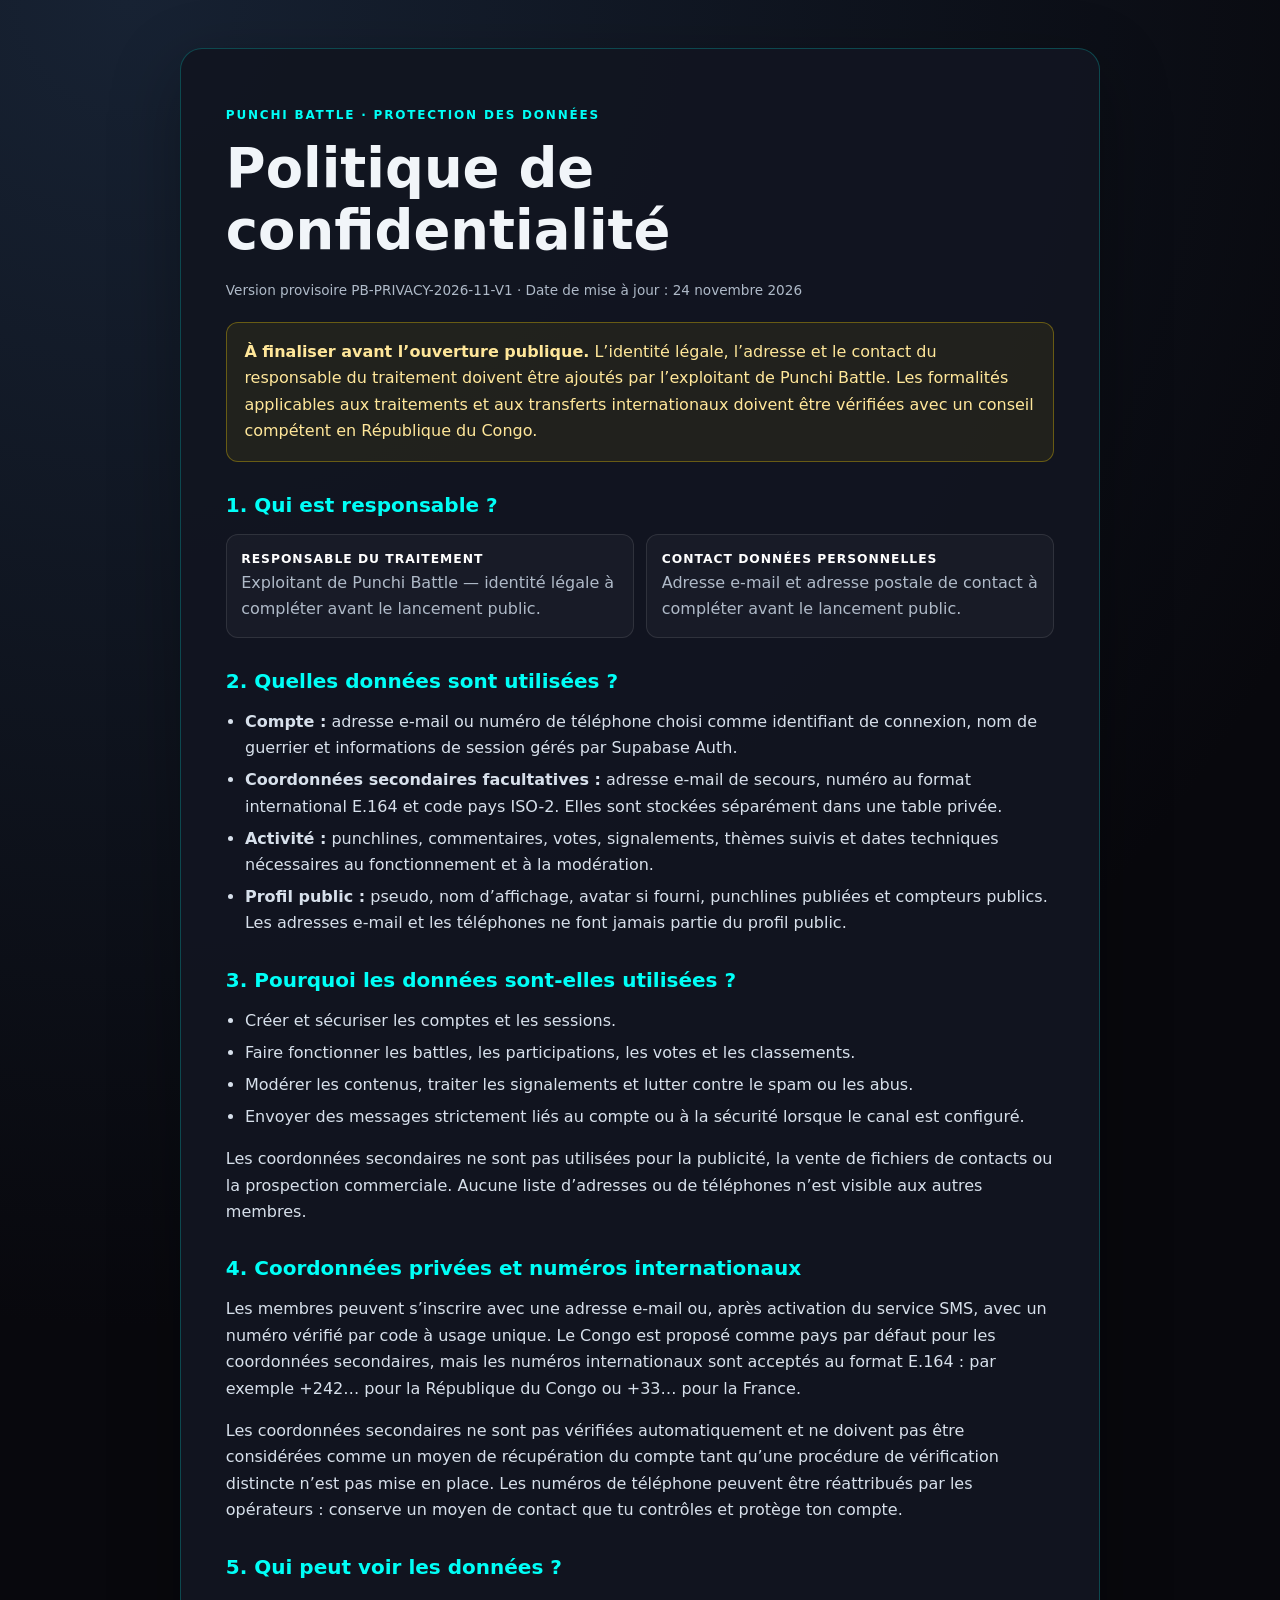
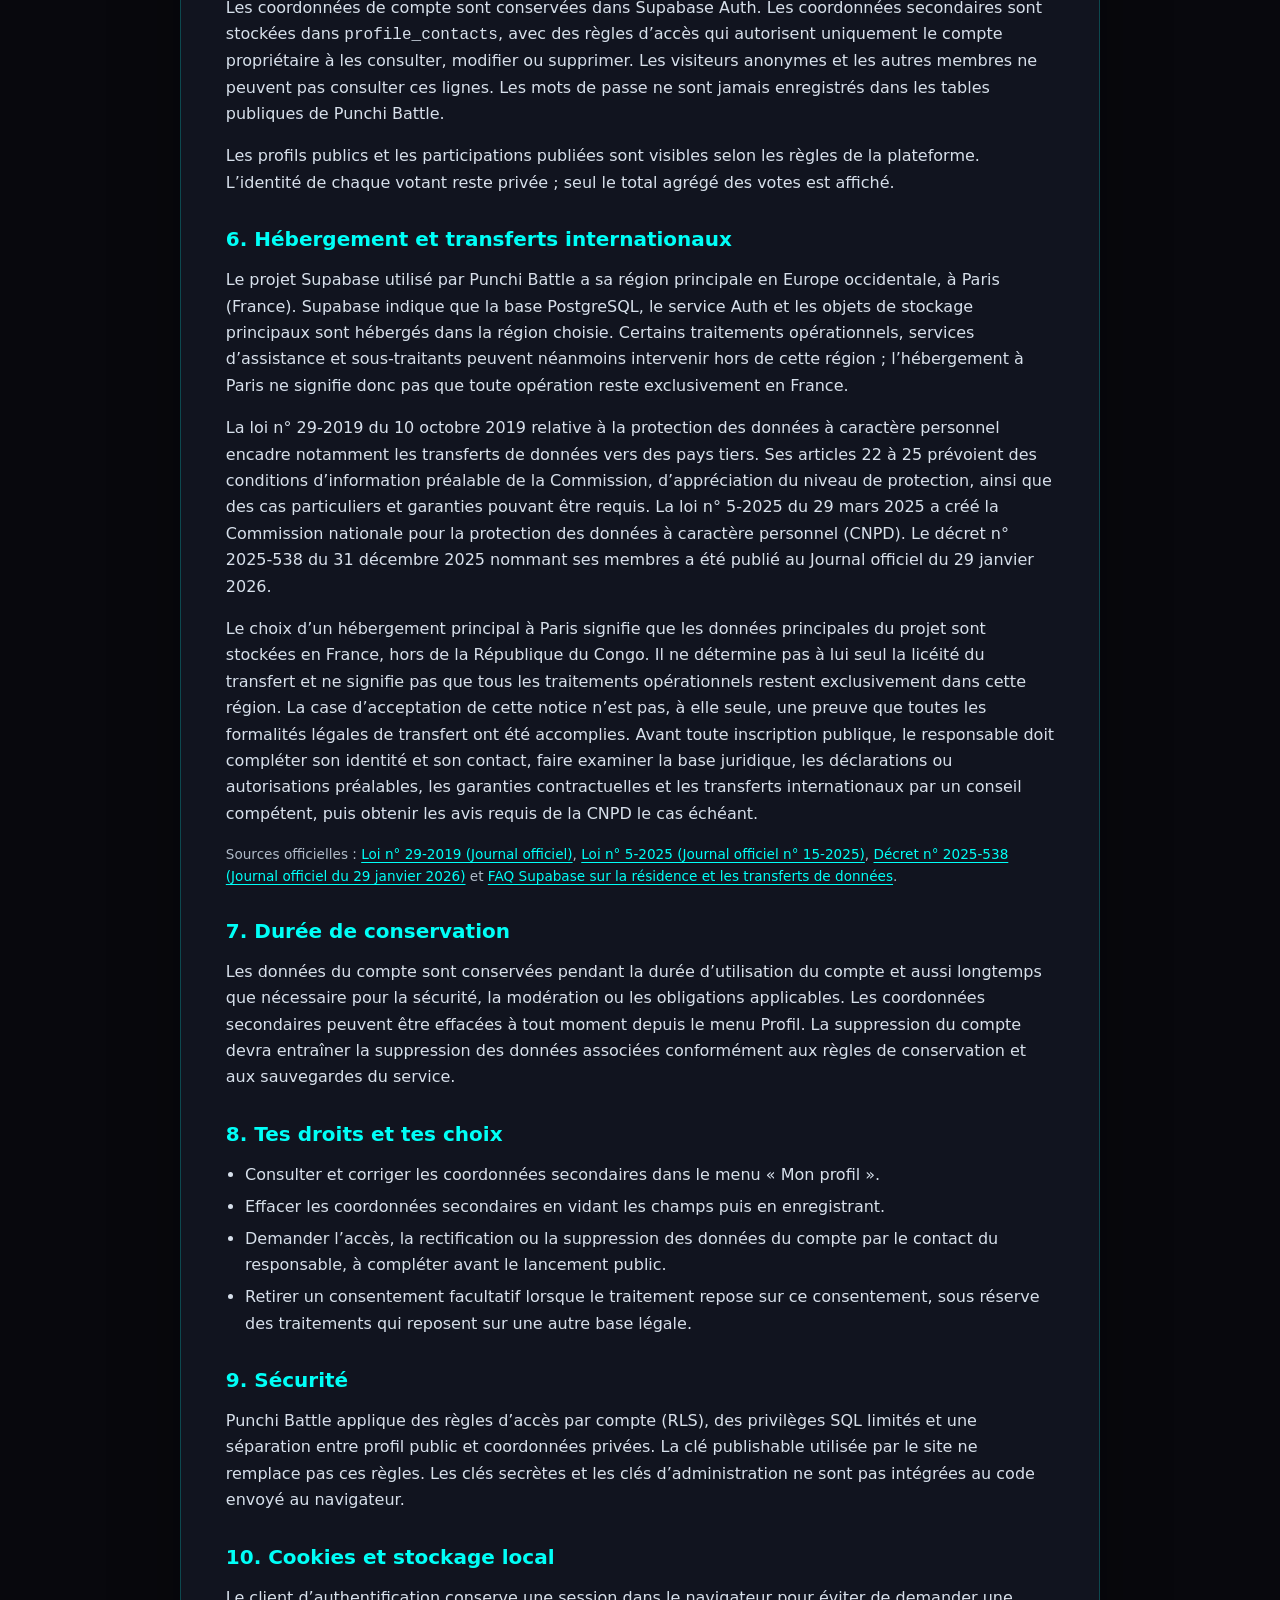
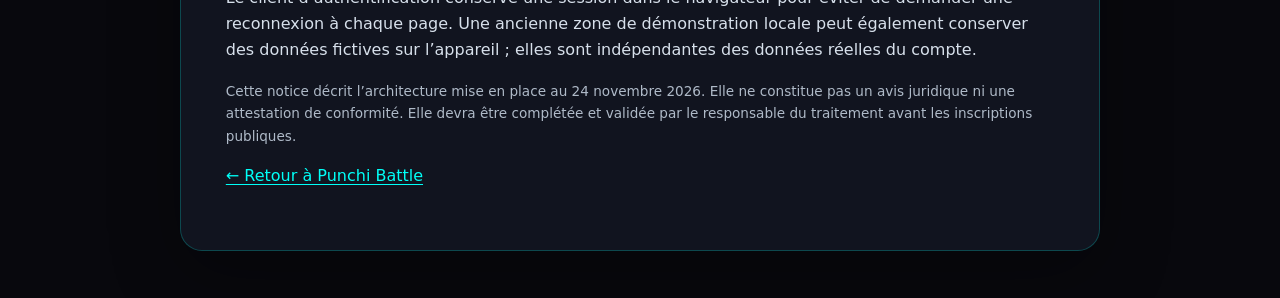
<file: politique-confidentialite.html>
<!doctype html>
<html lang="fr">
<head>
  <meta charset="utf-8">
  <meta name="viewport" content="width=device-width, initial-scale=1">
  <meta name="theme-color" content="#0f0f1a">
  <title>Politique de confidentialité | Punchi Battle</title>
  <meta name="description" content="Comment Punchi Battle collecte, utilise, protège et conserve les données de compte et les coordonnées de ses membres.">
  <link rel="icon" type="image/svg+xml" href="assets/favicon.svg">
  <style>
    :root{color-scheme:dark;--bg:#08080d;--panel:#121521;--line:rgba(0,255,247,.22);--cyan:#00fff7;--muted:#afbac8;--gold:#ffe79a}
    *{box-sizing:border-box}
    body{margin:0;background:radial-gradient(circle at 10% 0%,#172233 0,transparent 36%),var(--bg);color:#f1f5f9;font:16px/1.65 Inter,system-ui,sans-serif}
    main{width:min(920px,calc(100% - 2rem));margin:3rem auto;padding:clamp(1.2rem,4vw,2.8rem);background:rgba(18,21,33,.96);border:1px solid var(--line);border-radius:22px;box-shadow:0 22px 70px rgba(0,0,0,.3)}
    h1,h2{line-height:1.15}h1{font-size:clamp(2rem,5vw,3.4rem);margin:.3rem 0 1rem}h2{margin:2rem 0 .7rem;color:var(--cyan);font-size:1.25rem}
    p,li{color:#d7e0eb}a{color:var(--cyan);text-underline-offset:3px}.eyebrow{color:var(--cyan);font-size:.75rem;font-weight:800;letter-spacing:.15em;text-transform:uppercase}
    .notice{margin:1.3rem 0;padding:1rem 1.1rem;border:1px solid rgba(255,215,0,.32);border-radius:12px;background:rgba(255,215,0,.07);color:var(--gold)}
    .facts{display:grid;grid-template-columns:repeat(2,minmax(0,1fr));gap:.8rem;margin:1.1rem 0}
    .fact{padding:.9rem;border:1px solid rgba(255,255,255,.1);border-radius:12px;background:rgba(255,255,255,.03)}
    .fact strong{display:block;color:#fff;font-size:.77rem;letter-spacing:.08em;text-transform:uppercase}.fact span{color:var(--muted);overflow-wrap:anywhere}
    ul{padding-left:1.2rem}li{margin:.35rem 0}.small{font-size:.85rem;color:var(--muted)}
    @media(max-width:640px){main{margin:1rem auto}.facts{grid-template-columns:1fr}}
  </style>
</head>
<body>
<main>
  <p class="eyebrow">Punchi Battle · Protection des données</p>
  <h1>Politique de confidentialité</h1>
  <p class="small">Version provisoire PB-PRIVACY-2026-11-V1 · Date de mise à jour : 24 novembre 2026</p>
  <div class="notice">
    <strong>À finaliser avant l’ouverture publique.</strong>
    L’identité légale, l’adresse et le contact du responsable du traitement doivent être ajoutés par l’exploitant de Punchi Battle. Les formalités applicables aux traitements et aux transferts internationaux doivent être vérifiées avec un conseil compétent en République du Congo.
  </div>

  <h2>1. Qui est responsable ?</h2>
  <div class="facts">
    <div class="fact"><strong>Responsable du traitement</strong><span>Exploitant de Punchi Battle — identité légale à compléter avant le lancement public.</span></div>
    <div class="fact"><strong>Contact données personnelles</strong><span>Adresse e-mail et adresse postale de contact à compléter avant le lancement public.</span></div>
  </div>

  <h2>2. Quelles données sont utilisées ?</h2>
  <ul>
    <li><strong>Compte :</strong> adresse e-mail ou numéro de téléphone choisi comme identifiant de connexion, nom de guerrier et informations de session gérés par Supabase Auth.</li>
    <li><strong>Coordonnées secondaires facultatives :</strong> adresse e-mail de secours, numéro au format international E.164 et code pays ISO-2. Elles sont stockées séparément dans une table privée.</li>
    <li><strong>Activité :</strong> punchlines, commentaires, votes, signalements, thèmes suivis et dates techniques nécessaires au fonctionnement et à la modération.</li>
    <li><strong>Profil public :</strong> pseudo, nom d’affichage, avatar si fourni, punchlines publiées et compteurs publics. Les adresses e-mail et les téléphones ne font jamais partie du profil public.</li>
  </ul>

  <h2>3. Pourquoi les données sont-elles utilisées ?</h2>
  <ul>
    <li>Créer et sécuriser les comptes et les sessions.</li>
    <li>Faire fonctionner les battles, les participations, les votes et les classements.</li>
    <li>Modérer les contenus, traiter les signalements et lutter contre le spam ou les abus.</li>
    <li>Envoyer des messages strictement liés au compte ou à la sécurité lorsque le canal est configuré.</li>
  </ul>
  <p>Les coordonnées secondaires ne sont pas utilisées pour la publicité, la vente de fichiers de contacts ou la prospection commerciale. Aucune liste d’adresses ou de téléphones n’est visible aux autres membres.</p>

  <h2>4. Coordonnées privées et numéros internationaux</h2>
  <p>Les membres peuvent s’inscrire avec une adresse e-mail ou, après activation du service SMS, avec un numéro vérifié par code à usage unique. Le Congo est proposé comme pays par défaut pour les coordonnées secondaires, mais les numéros internationaux sont acceptés au format E.164 : par exemple +242… pour la République du Congo ou +33… pour la France.</p>
  <p>Les coordonnées secondaires ne sont pas vérifiées automatiquement et ne doivent pas être considérées comme un moyen de récupération du compte tant qu’une procédure de vérification distincte n’est pas mise en place. Les numéros de téléphone peuvent être réattribués par les opérateurs : conserve un moyen de contact que tu contrôles et protège ton compte.</p>

  <h2>5. Qui peut voir les données ?</h2>
  <p>Les coordonnées de compte sont conservées dans Supabase Auth. Les coordonnées secondaires sont stockées dans <code>profile_contacts</code>, avec des règles d’accès qui autorisent uniquement le compte propriétaire à les consulter, modifier ou supprimer. Les visiteurs anonymes et les autres membres ne peuvent pas consulter ces lignes. Les mots de passe ne sont jamais enregistrés dans les tables publiques de Punchi Battle.</p>
  <p>Les profils publics et les participations publiées sont visibles selon les règles de la plateforme. L’identité de chaque votant reste privée ; seul le total agrégé des votes est affiché.</p>

  <h2>6. Hébergement et transferts internationaux</h2>
  <p>Le projet Supabase utilisé par Punchi Battle a sa région principale en Europe occidentale, à Paris (France). Supabase indique que la base PostgreSQL, le service Auth et les objets de stockage principaux sont hébergés dans la région choisie. Certains traitements opérationnels, services d’assistance et sous-traitants peuvent néanmoins intervenir hors de cette région ; l’hébergement à Paris ne signifie donc pas que toute opération reste exclusivement en France.</p>
  <p>La loi n° 29-2019 du 10 octobre 2019 relative à la protection des données à caractère personnel encadre notamment les transferts de données vers des pays tiers. Ses articles 22 à 25 prévoient des conditions d’information préalable de la Commission, d’appréciation du niveau de protection, ainsi que des cas particuliers et garanties pouvant être requis. La loi n° 5-2025 du 29 mars 2025 a créé la Commission nationale pour la protection des données à caractère personnel (CNPD). Le décret n° 2025-538 du 31 décembre 2025 nommant ses membres a été publié au Journal officiel du 29 janvier 2026.</p>
  <p>Le choix d’un hébergement principal à Paris signifie que les données principales du projet sont stockées en France, hors de la République du Congo. Il ne détermine pas à lui seul la licéité du transfert et ne signifie pas que tous les traitements opérationnels restent exclusivement dans cette région. La case d’acceptation de cette notice n’est pas, à elle seule, une preuve que toutes les formalités légales de transfert ont été accomplies. Avant toute inscription publique, le responsable doit compléter son identité et son contact, faire examiner la base juridique, les déclarations ou autorisations préalables, les garanties contractuelles et les transferts internationaux par un conseil compétent, puis obtenir les avis requis de la CNPD le cas échéant.</p>
  <p class="small">Sources officielles : <a href="https://www.sgg.cg/JO/2019/congo-jo-2019-45.pdf">Loi n° 29-2019 (Journal officiel)</a>, <a href="https://www.sgg.cg/JO/2025/congo-jo-2025-15.pdf">Loi n° 5-2025 (Journal officiel n° 15-2025)</a>, <a href="https://sgg.cg/JO/2026/congo-jo-2026-5-2.pdf">Décret n° 2025-538 (Journal officiel du 29 janvier 2026)</a> et <a href="https://supabase.com/legal/privacy-resources/data-residency-and-transfers-faq">FAQ Supabase sur la résidence et les transferts de données</a>.</p>

  <h2>7. Durée de conservation</h2>
  <p>Les données du compte sont conservées pendant la durée d’utilisation du compte et aussi longtemps que nécessaire pour la sécurité, la modération ou les obligations applicables. Les coordonnées secondaires peuvent être effacées à tout moment depuis le menu Profil. La suppression du compte devra entraîner la suppression des données associées conformément aux règles de conservation et aux sauvegardes du service.</p>

  <h2>8. Tes droits et tes choix</h2>
  <ul>
    <li>Consulter et corriger les coordonnées secondaires dans le menu « Mon profil ».</li>
    <li>Effacer les coordonnées secondaires en vidant les champs puis en enregistrant.</li>
    <li>Demander l’accès, la rectification ou la suppression des données du compte par le contact du responsable, à compléter avant le lancement public.</li>
    <li>Retirer un consentement facultatif lorsque le traitement repose sur ce consentement, sous réserve des traitements qui reposent sur une autre base légale.</li>
  </ul>

  <h2>9. Sécurité</h2>
  <p>Punchi Battle applique des règles d’accès par compte (RLS), des privilèges SQL limités et une séparation entre profil public et coordonnées privées. La clé publishable utilisée par le site ne remplace pas ces règles. Les clés secrètes et les clés d’administration ne sont pas intégrées au code envoyé au navigateur.</p>

  <h2>10. Cookies et stockage local</h2>
  <p>Le client d’authentification conserve une session dans le navigateur pour éviter de demander une reconnexion à chaque page. Une ancienne zone de démonstration locale peut également conserver des données fictives sur l’appareil ; elles sont indépendantes des données réelles du compte.</p>

  <p class="small">Cette notice décrit l’architecture mise en place au 24 novembre 2026. Elle ne constitue pas un avis juridique ni une attestation de conformité. Elle devra être complétée et validée par le responsable du traitement avant les inscriptions publiques.</p>
  <p><a href="index.html">← Retour à Punchi Battle</a></p>
</main>
</body>
</html>
</file>
